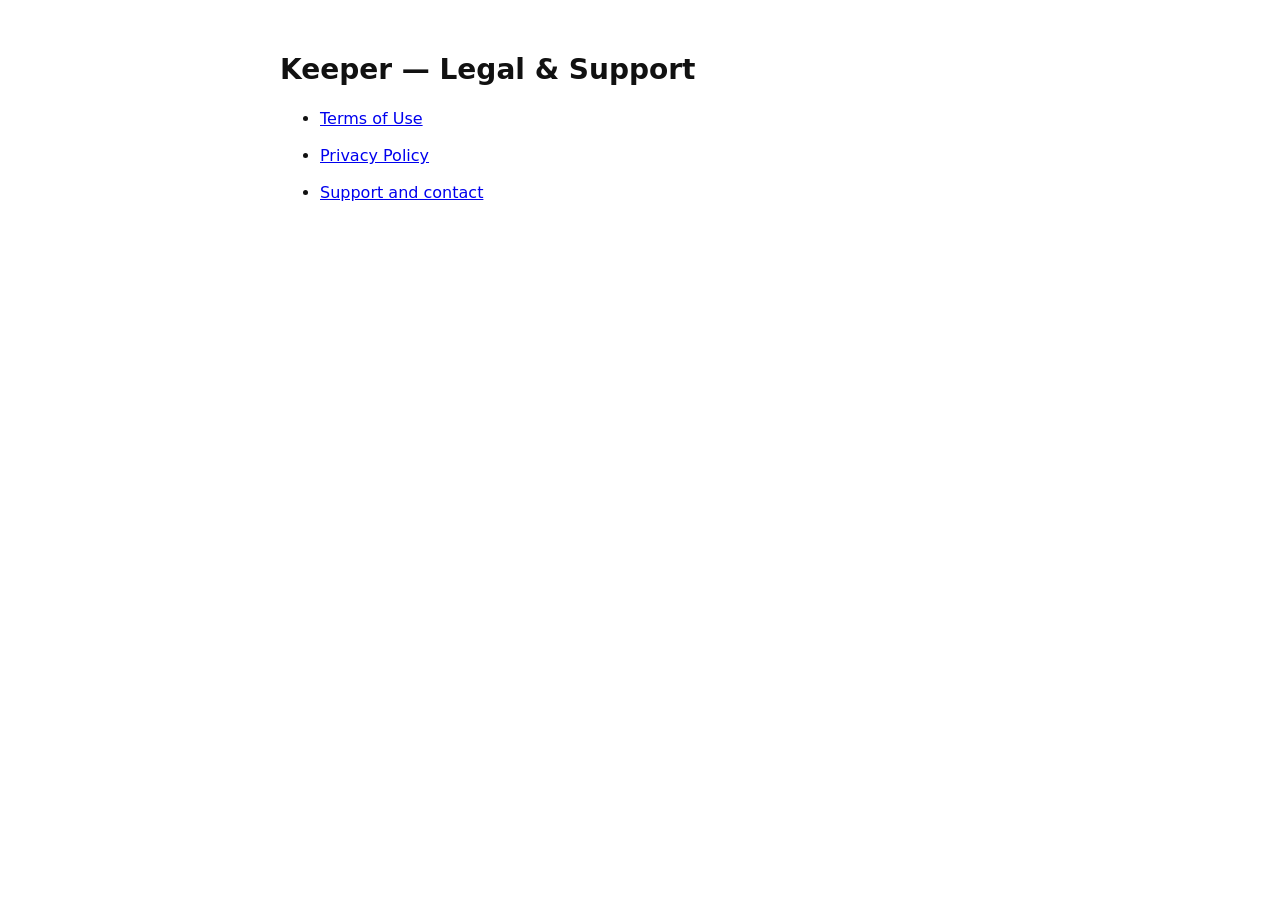
<file: index.html>
<!doctype html>
<html lang="en">
<head>
  <meta charset="utf-8">
  <meta name="viewport" content="width=device-width,initial-scale=1">
  <title>Keeper — Legal & Support</title>
  <style>
    :root { color-scheme: light dark; }
    body { font: 16px/1.55 -apple-system, BlinkMacSystemFont, "Segoe UI", system-ui, sans-serif; max-width: 720px; margin: 3rem auto; padding: 0 1.25rem; color: #111; background: #fff; }
    @media (prefers-color-scheme: dark) { body { color: #eee; background: #111; } a { color: #9cf; } }
    h1 { font-size: 1.75rem; margin-bottom: 0.5rem; }
    li { margin: 0.75rem 0; }
  </style>
</head>
<body>
  <h1>Keeper — Legal &amp; Support</h1>
  <ul>
    <li><a href="terms.html">Terms of Use</a></li>
    <li><a href="privacy.html">Privacy Policy</a></li>
    <li><a href="support.html">Support and contact</a></li>
  </ul>
</body>
</html>
</file>
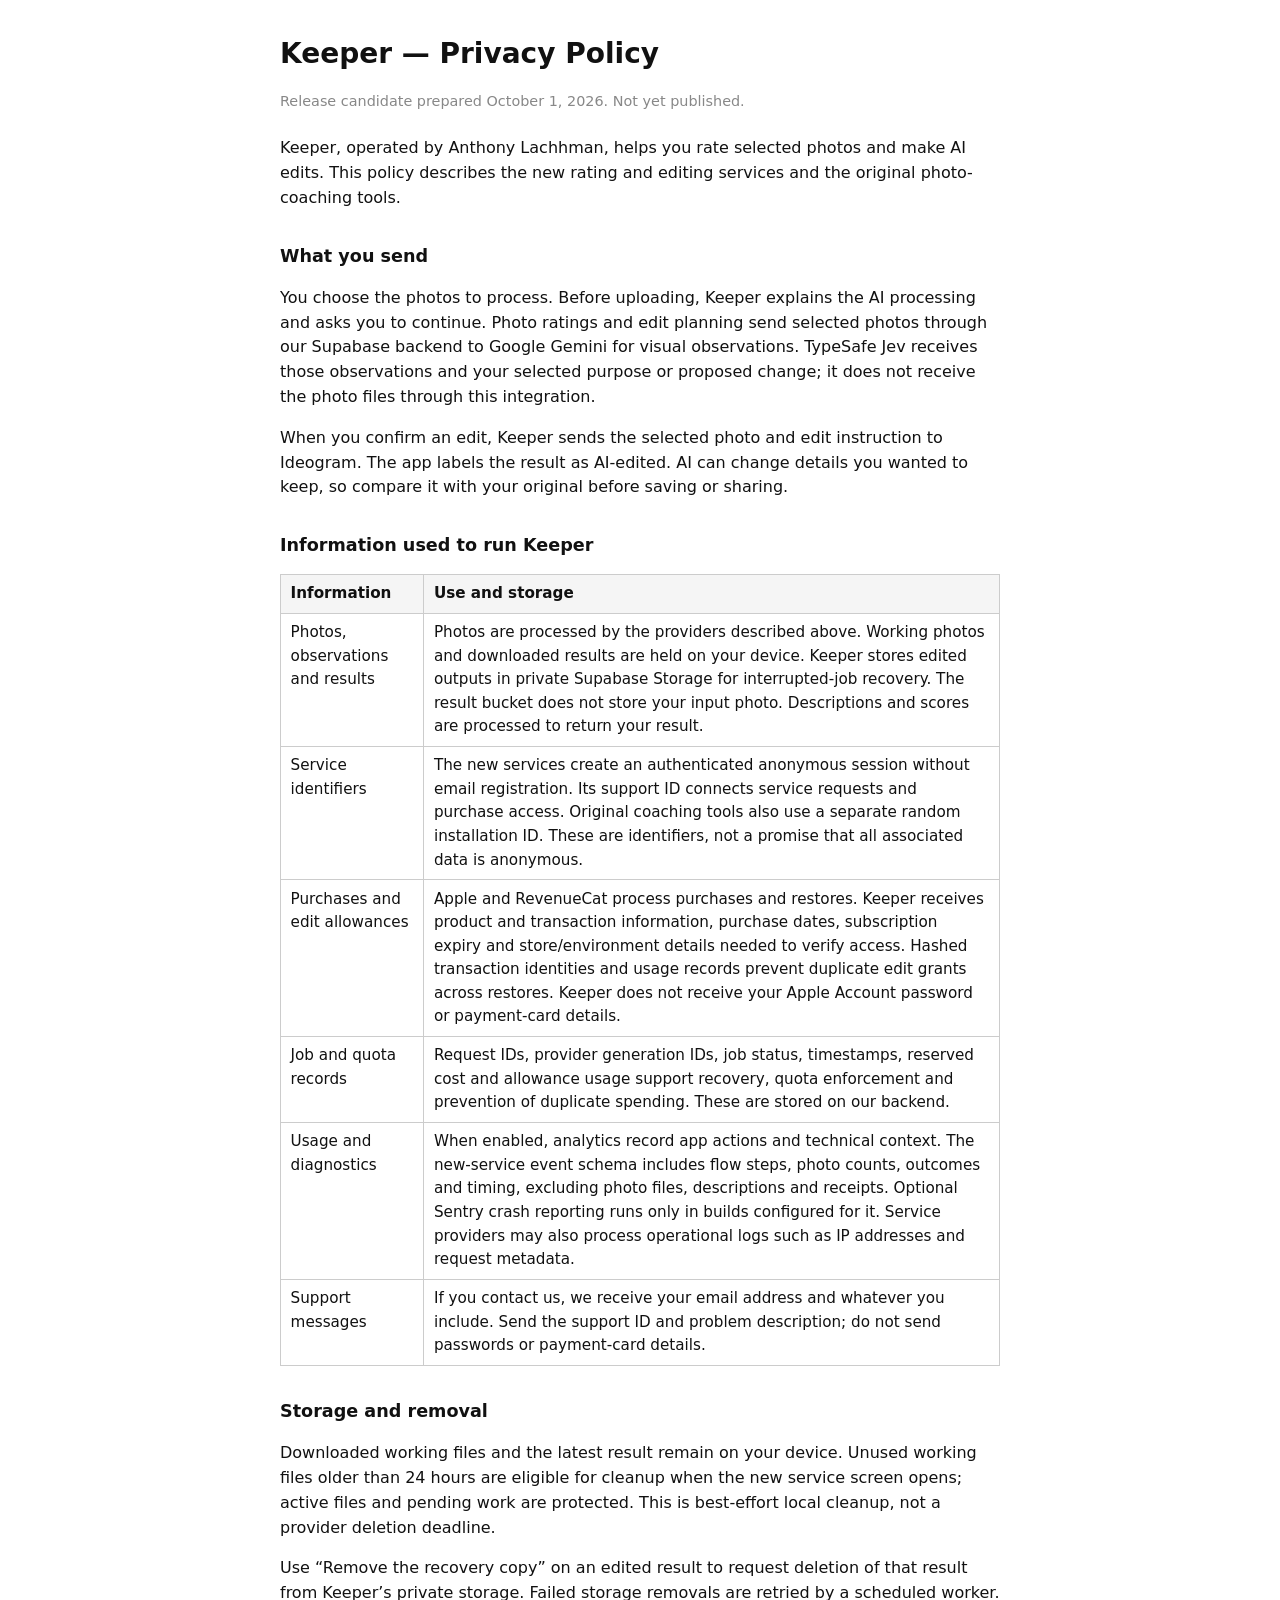
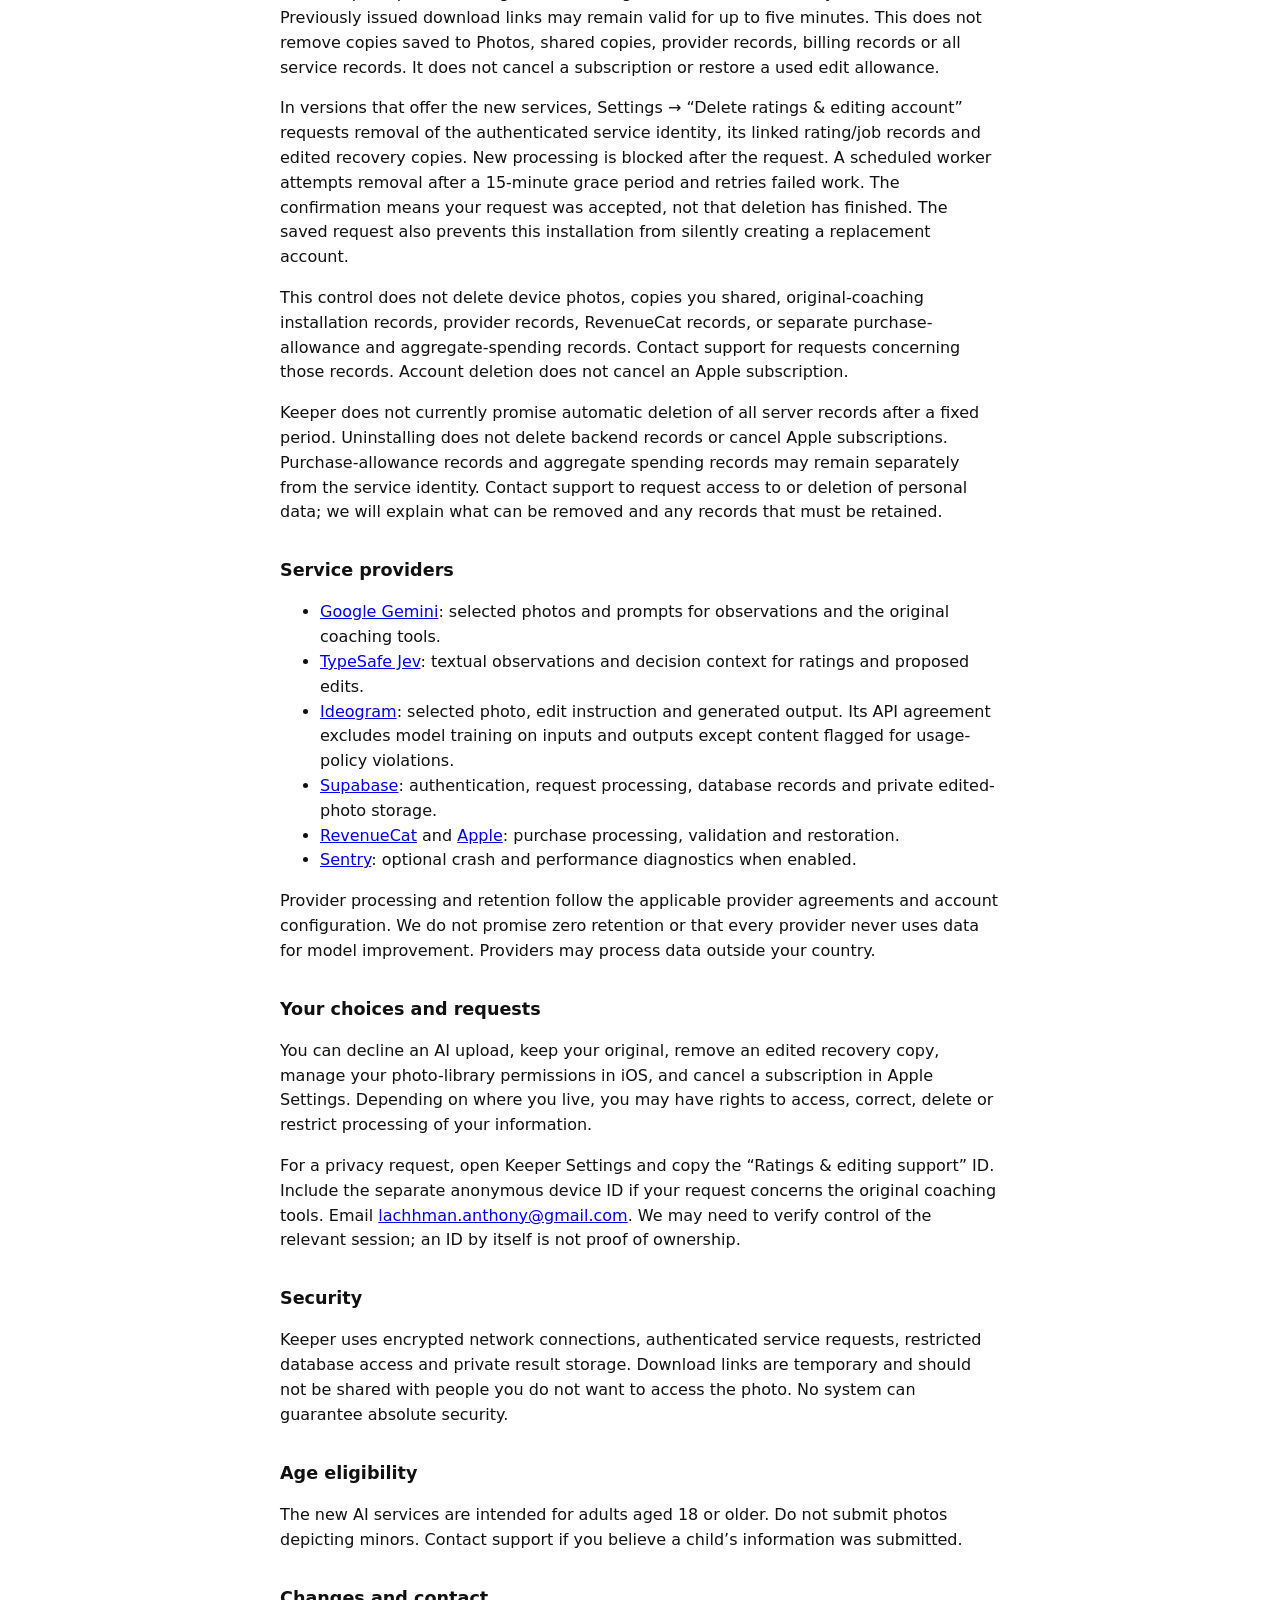
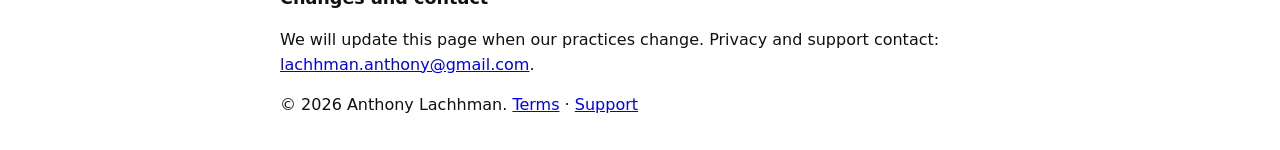
<file: privacy.html>
<!doctype html>
<html lang="en">
<head>
  <meta charset="utf-8">
  <meta name="viewport" content="width=device-width,initial-scale=1">
  <title>Keeper — Privacy Policy</title>
  <style>
    :root { color-scheme: light dark; }
    body { font: 16px/1.55 -apple-system, BlinkMacSystemFont, "Segoe UI", system-ui, sans-serif; max-width: 720px; margin: 2rem auto; padding: 0 1.25rem; color: #111; background: #fff; }
    @media (prefers-color-scheme: dark) { body { color: #eee; background: #111; } a { color: #9cf; } }
    h1 { font-size: 1.75rem; margin-bottom: 0.25rem; }
    h2 { font-size: 1.1rem; margin-top: 2rem; }
    .meta { color: #888; font-size: 0.9rem; margin-bottom: 1.5rem; }
    table { border-collapse: collapse; width: 100%; margin: 0.5rem 0 1rem; font-size: 0.95rem; }
    th, td { border: 1px solid #ccc; padding: 0.45rem 0.6rem; text-align: left; vertical-align: top; }
    @media (prefers-color-scheme: dark) { th, td { border-color: #444; } }
    th { background: #f5f5f5; }
    @media (prefers-color-scheme: dark) { th { background: #222; } }
    code { background: #f0f0f0; padding: 0.05em 0.35em; border-radius: 3px; }
    @media (prefers-color-scheme: dark) { code { background: #222; } }
  </style>
</head>
<body>
<h1>Keeper — Privacy Policy</h1>
<p class="meta">Release candidate prepared October 1, 2026. Not yet published.</p>
<p>Keeper, operated by Anthony Lachhman, helps you rate selected photos and make AI edits. This policy describes the new rating and editing services and the original photo-coaching tools.</p>
<h2>What you send</h2>
<p>You choose the photos to process. Before uploading, Keeper explains the AI processing and asks you to continue. Photo ratings and edit planning send selected photos through our Supabase backend to Google Gemini for visual observations. TypeSafe Jev receives those observations and your selected purpose or proposed change; it does not receive the photo files through this integration.</p>
<p>When you confirm an edit, Keeper sends the selected photo and edit instruction to Ideogram. The app labels the result as AI-edited. AI can change details you wanted to keep, so compare it with your original before saving or sharing.</p>
<h2>Information used to run Keeper</h2>
<table><thead><tr><th>Information</th><th>Use and storage</th></tr></thead><tbody>
<tr><td>Photos, observations and results</td><td>Photos are processed by the providers described above. Working photos and downloaded results are held on your device. Keeper stores edited outputs in private Supabase Storage for interrupted-job recovery. The result bucket does not store your input photo. Descriptions and scores are processed to return your result.</td></tr>
<tr><td>Service identifiers</td><td>The new services create an authenticated anonymous session without email registration. Its support ID connects service requests and purchase access. Original coaching tools also use a separate random installation ID. These are identifiers, not a promise that all associated data is anonymous.</td></tr>
<tr><td>Purchases and edit allowances</td><td>Apple and RevenueCat process purchases and restores. Keeper receives product and transaction information, purchase dates, subscription expiry and store/environment details needed to verify access. Hashed transaction identities and usage records prevent duplicate edit grants across restores. Keeper does not receive your Apple Account password or payment-card details.</td></tr>
<tr><td>Job and quota records</td><td>Request IDs, provider generation IDs, job status, timestamps, reserved cost and allowance usage support recovery, quota enforcement and prevention of duplicate spending. These are stored on our backend.</td></tr>
<tr><td>Usage and diagnostics</td><td>When enabled, analytics record app actions and technical context. The new-service event schema includes flow steps, photo counts, outcomes and timing, excluding photo files, descriptions and receipts. Optional Sentry crash reporting runs only in builds configured for it. Service providers may also process operational logs such as IP addresses and request metadata.</td></tr>
<tr><td>Support messages</td><td>If you contact us, we receive your email address and whatever you include. Send the support ID and problem description; do not send passwords or payment-card details.</td></tr>
</tbody></table>
<h2>Storage and removal</h2>
<p>Downloaded working files and the latest result remain on your device. Unused working files older than 24 hours are eligible for cleanup when the new service screen opens; active files and pending work are protected. This is best-effort local cleanup, not a provider deletion deadline.</p>
<p>Use “Remove the recovery copy” on an edited result to request deletion of that result from Keeper’s private storage. Failed storage removals are retried by a scheduled worker. Previously issued download links may remain valid for up to five minutes. This does not remove copies saved to Photos, shared copies, provider records, billing records or all service records. It does not cancel a subscription or restore a used edit allowance.</p>
<p>In versions that offer the new services, Settings → “Delete ratings &amp; editing account” requests removal of the authenticated service identity, its linked rating/job records and edited recovery copies. New processing is blocked after the request. A scheduled worker attempts removal after a 15-minute grace period and retries failed work. The confirmation means your request was accepted, not that deletion has finished. The saved request also prevents this installation from silently creating a replacement account.</p>
<p>This control does not delete device photos, copies you shared, original-coaching installation records, provider records, RevenueCat records, or separate purchase-allowance and aggregate-spending records. Contact support for requests concerning those records. Account deletion does not cancel an Apple subscription.</p>
<p>Keeper does not currently promise automatic deletion of all server records after a fixed period. Uninstalling does not delete backend records or cancel Apple subscriptions. Purchase-allowance records and aggregate spending records may remain separately from the service identity. Contact support to request access to or deletion of personal data; we will explain what can be removed and any records that must be retained.</p>
<h2>Service providers</h2>
<ul>
<li><a href="https://ai.google.dev/gemini-api/terms">Google Gemini</a>: selected photos and prompts for observations and the original coaching tools.</li>
<li><a href="https://typesafe.ai/legal/privacy-policy">TypeSafe Jev</a>: textual observations and decision context for ratings and proposed edits.</li>
<li><a href="https://ideogram.ai/legal/api-tos/">Ideogram</a>: selected photo, edit instruction and generated output. Its API agreement excludes model training on inputs and outputs except content flagged for usage-policy violations.</li>
<li><a href="https://supabase.com/privacy">Supabase</a>: authentication, request processing, database records and private edited-photo storage.</li>
<li><a href="https://www.revenuecat.com/privacy">RevenueCat</a> and <a href="https://www.apple.com/legal/privacy/">Apple</a>: purchase processing, validation and restoration.</li>
<li><a href="https://sentry.io/privacy/">Sentry</a>: optional crash and performance diagnostics when enabled.</li>
</ul>
<p>Provider processing and retention follow the applicable provider agreements and account configuration. We do not promise zero retention or that every provider never uses data for model improvement. Providers may process data outside your country.</p>
<h2>Your choices and requests</h2>
<p>You can decline an AI upload, keep your original, remove an edited recovery copy, manage your photo-library permissions in iOS, and cancel a subscription in Apple Settings. Depending on where you live, you may have rights to access, correct, delete or restrict processing of your information.</p>
<p>For a privacy request, open Keeper Settings and copy the “Ratings &amp; editing support” ID. Include the separate anonymous device ID if your request concerns the original coaching tools. Email <a href="mailto:lachhman.anthony@gmail.com">lachhman.anthony@gmail.com</a>. We may need to verify control of the relevant session; an ID by itself is not proof of ownership.</p>
<h2>Security</h2>
<p>Keeper uses encrypted network connections, authenticated service requests, restricted database access and private result storage. Download links are temporary and should not be shared with people you do not want to access the photo. No system can guarantee absolute security.</p>
<h2>Age eligibility</h2><p>The new AI services are intended for adults aged 18 or older. Do not submit photos depicting minors. Contact support if you believe a child’s information was submitted.</p>
<h2>Changes and contact</h2>
<p>We will update this page when our practices change. Privacy and support contact: <a href="mailto:lachhman.anthony@gmail.com">lachhman.anthony@gmail.com</a>.</p>
<p>© 2026 Anthony Lachhman. <a href="terms.html">Terms</a> · <a href="support.html">Support</a></p>
</body></html>
</file>
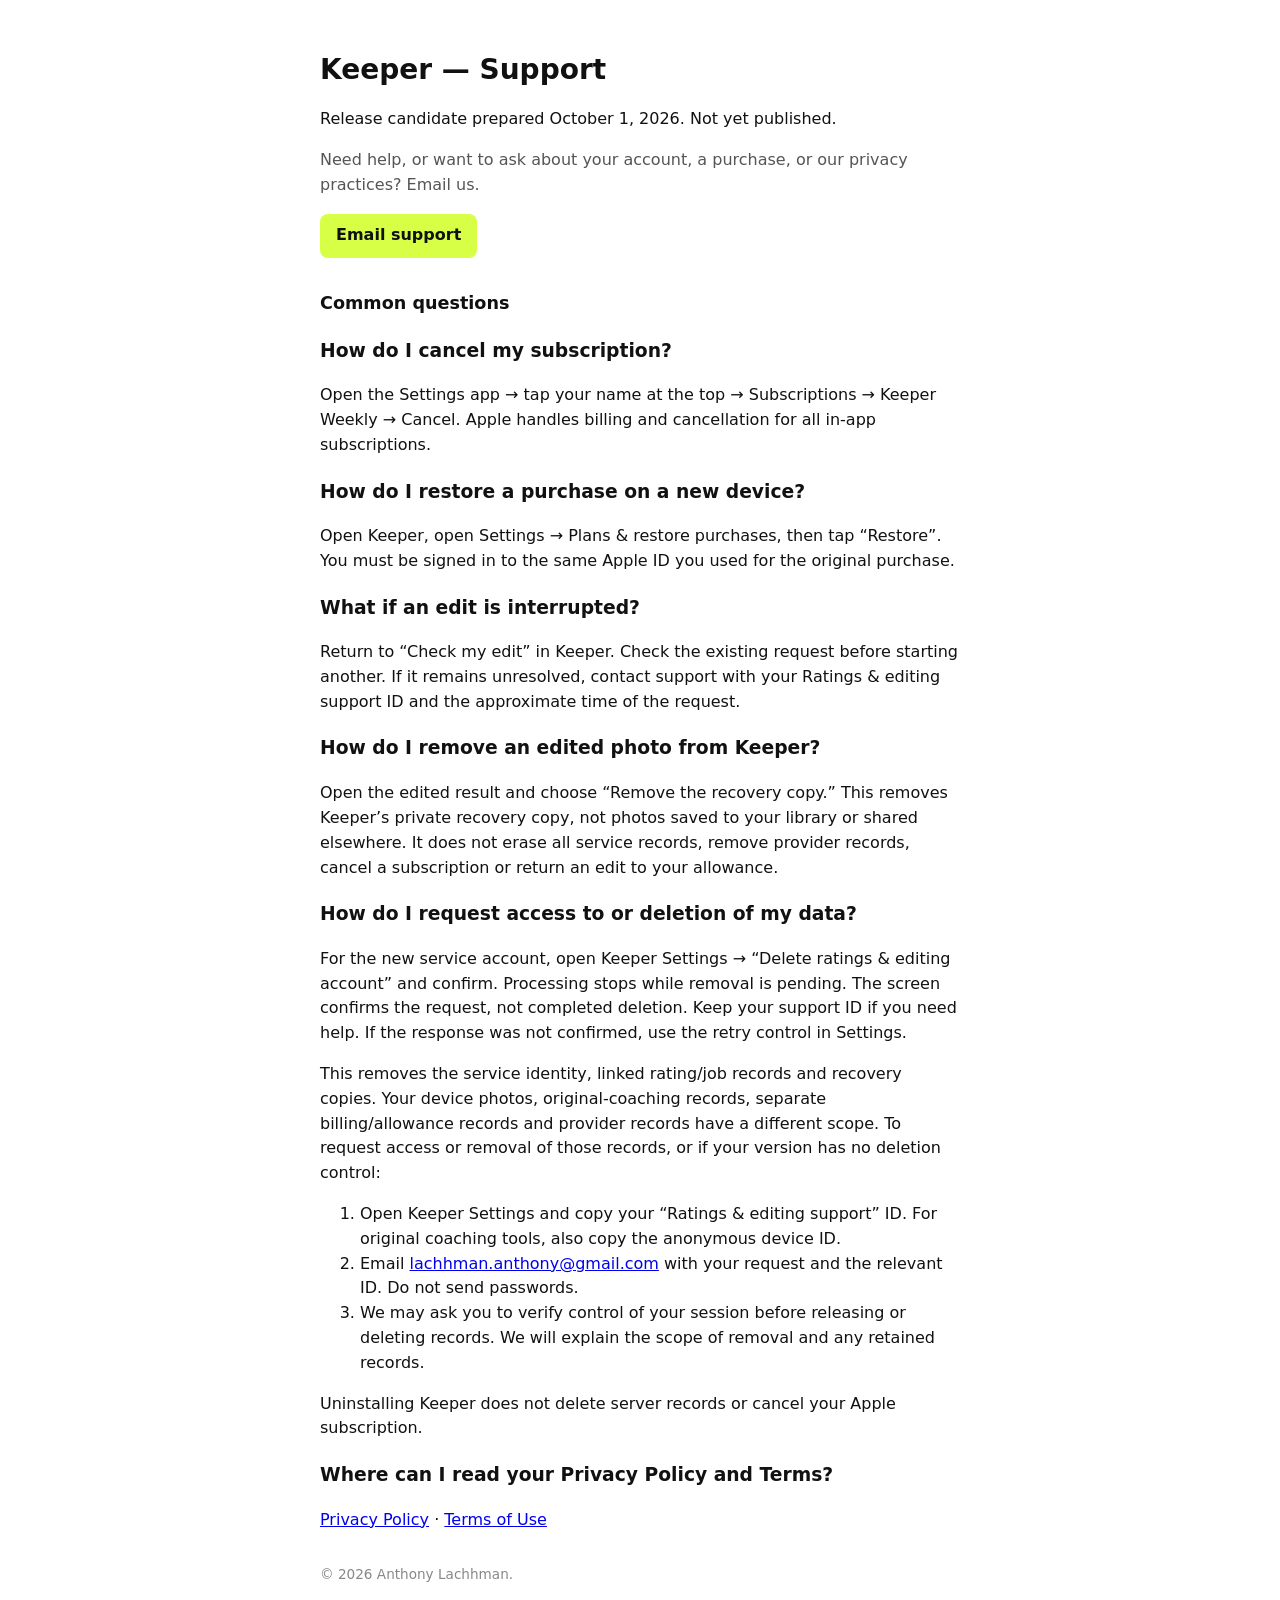
<file: support.html>
<!doctype html>
<html lang="en">
<head>
  <meta charset="utf-8">
  <meta name="viewport" content="width=device-width,initial-scale=1">
  <title>Keeper — Support</title>
  <style>
    :root { color-scheme: light dark; }
    body { font: 16px/1.55 -apple-system, BlinkMacSystemFont, "Segoe UI", system-ui, sans-serif; max-width: 640px; margin: 3rem auto; padding: 0 1.25rem; color: #111; background: #fff; }
    @media (prefers-color-scheme: dark) { body { color: #eee; background: #111; } a { color: #9cf; } }
    h1 { font-size: 1.75rem; margin-bottom: 0.5rem; }
    h2 { font-size: 1.1rem; margin-top: 2rem; }
    .lead { color: #555; }
    @media (prefers-color-scheme: dark) { .lead { color: #aaa; } }
    a.button { display: inline-block; background: #d6ff45; color: #111; padding: 0.6rem 1rem; border-radius: 8px; text-decoration: none; font-weight: 700; }
  </style>
</head>
<body>

<h1>Keeper — Support</h1><p class="meta">Release candidate prepared October 1, 2026. Not yet published.</p>
<p class="lead">Need help, or want to ask about your account, a purchase, or our privacy practices? Email us.</p>

<p><a class="button" href="mailto:lachhman.anthony@gmail.com?subject=Keeper%20support">Email support</a></p>

<h2>Common questions</h2>

<h3>How do I cancel my subscription?</h3>
<p>Open the Settings app → tap your name at the top → Subscriptions → Keeper Weekly → Cancel. Apple handles billing and cancellation for all in-app subscriptions.</p>

<h3>How do I restore a purchase on a new device?</h3>
<p>Open Keeper, open Settings → Plans &amp; restore purchases, then tap “Restore”. You must be signed in to the same Apple ID you used for the original purchase.</p>

<h3>What if an edit is interrupted?</h3>
<p>Return to “Check my edit” in Keeper. Check the existing request before starting another. If it remains unresolved, contact support with your Ratings &amp; editing support ID and the approximate time of the request.</p>
<h3>How do I remove an edited photo from Keeper?</h3>
<p>Open the edited result and choose “Remove the recovery copy.” This removes Keeper’s private recovery copy, not photos saved to your library or shared elsewhere. It does not erase all service records, remove provider records, cancel a subscription or return an edit to your allowance.</p>
<h3>How do I request access to or deletion of my data?</h3>
<p>For the new service account, open Keeper Settings → “Delete ratings &amp; editing account” and confirm. Processing stops while removal is pending. The screen confirms the request, not completed deletion. Keep your support ID if you need help. If the response was not confirmed, use the retry control in Settings.</p>
<p>This removes the service identity, linked rating/job records and recovery copies. Your device photos, original-coaching records, separate billing/allowance records and provider records have a different scope. To request access or removal of those records, or if your version has no deletion control:</p>
<ol><li>Open Keeper Settings and copy your “Ratings &amp; editing support” ID. For original coaching tools, also copy the anonymous device ID.</li><li>Email <a href="mailto:lachhman.anthony@gmail.com">lachhman.anthony@gmail.com</a> with your request and the relevant ID. Do not send passwords.</li><li>We may ask you to verify control of your session before releasing or deleting records. We will explain the scope of removal and any retained records.</li></ol>
<p>Uninstalling Keeper does not delete server records or cancel your Apple subscription.</p>
<h3>Where can I read your Privacy Policy and Terms?</h3>
<p>
<a href="privacy.html">Privacy Policy</a> &middot;
<a href="terms.html">Terms of Use</a>
</p>

<p style="margin-top:2rem;font-size:0.85rem;color:#888;">© 2026 Anthony Lachhman.</p>

</body>
</html>
</file>
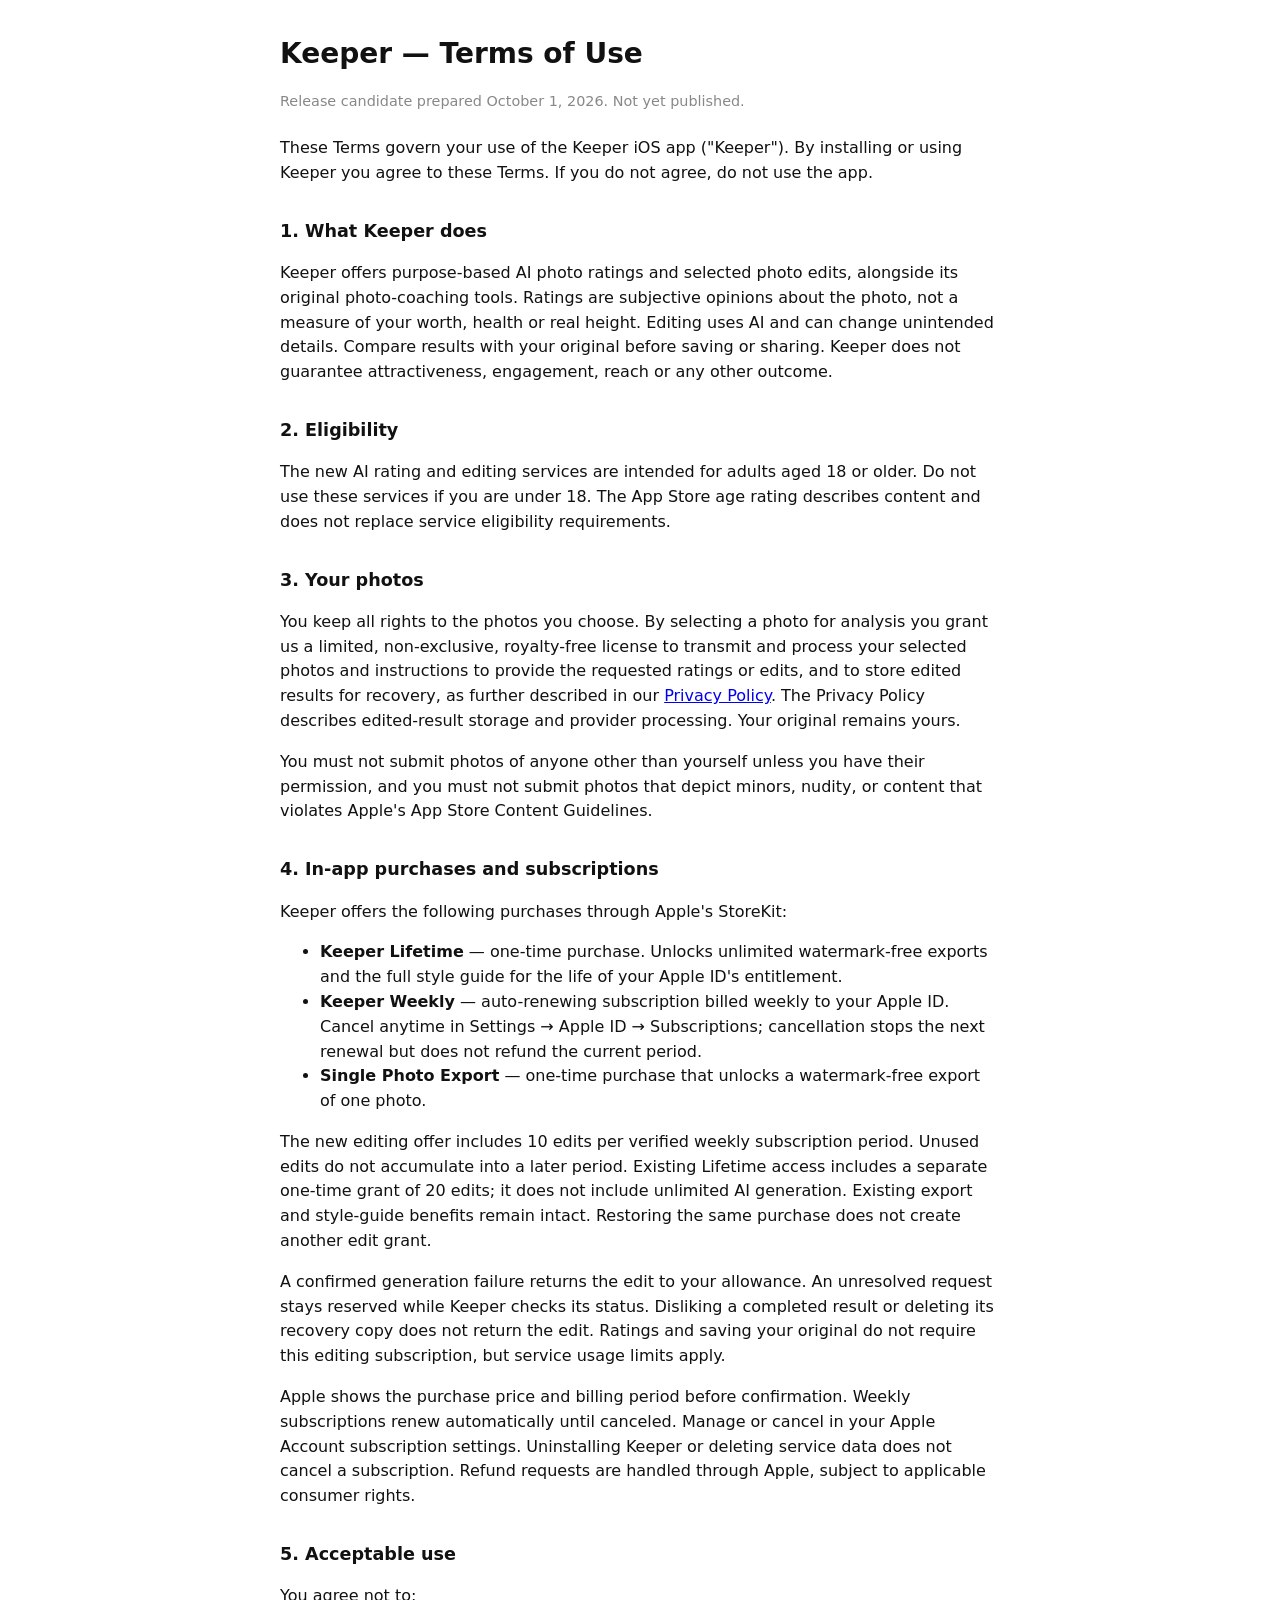
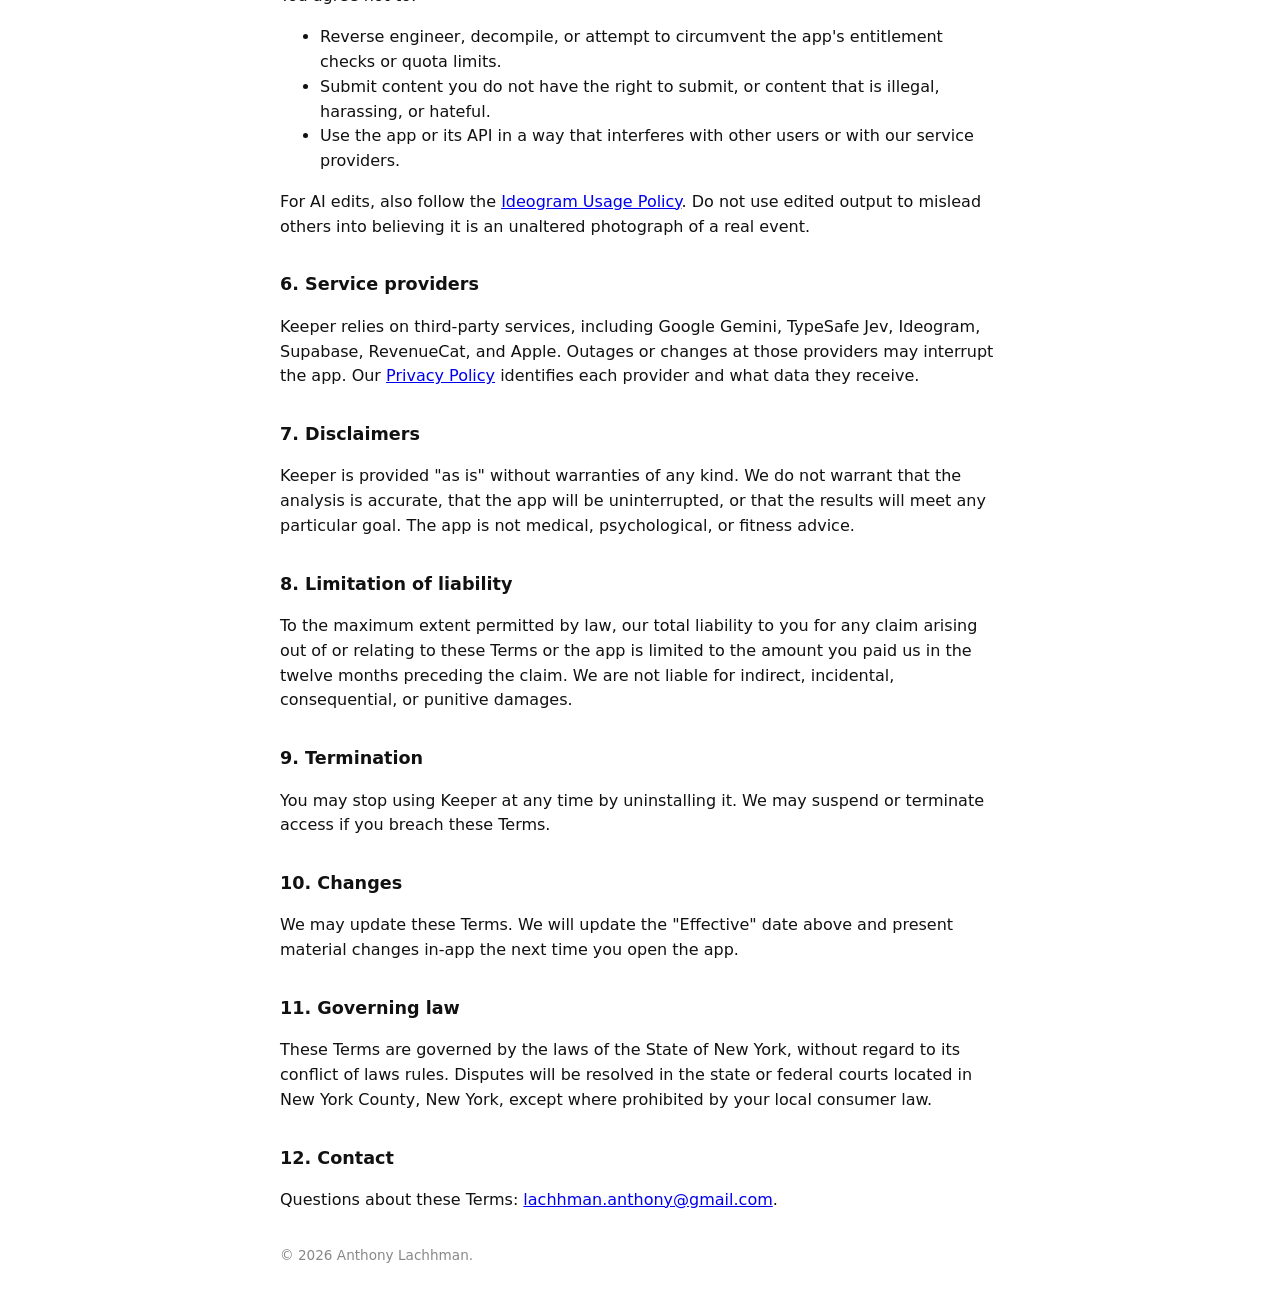
<file: terms.html>
<!doctype html>
<html lang="en">
<head>
  <meta charset="utf-8">
  <meta name="viewport" content="width=device-width,initial-scale=1">
  <title>Keeper — Terms of Use</title>
  <style>
    :root { color-scheme: light dark; }
    body { font: 16px/1.55 -apple-system, BlinkMacSystemFont, "Segoe UI", system-ui, sans-serif; max-width: 720px; margin: 2rem auto; padding: 0 1.25rem; color: #111; background: #fff; }
    @media (prefers-color-scheme: dark) { body { color: #eee; background: #111; } a { color: #9cf; } }
    h1 { font-size: 1.75rem; margin-bottom: 0.25rem; }
    h2 { font-size: 1.1rem; margin-top: 2rem; }
    .meta { color: #888; font-size: 0.9rem; margin-bottom: 1.5rem; }
    code { background: #f0f0f0; padding: 0.05em 0.35em; border-radius: 3px; }
    @media (prefers-color-scheme: dark) { code { background: #222; } }
  </style>
</head>
<body>

<h1>Keeper — Terms of Use</h1>
<p class="meta">Release candidate prepared October 1, 2026. Not yet published.</p>

<p>
These Terms govern your use of the Keeper iOS app ("Keeper"). By installing or using Keeper you agree
to these Terms. If you do not agree, do not use the app.
</p>

<h2>1. What Keeper does</h2>
<p>Keeper offers purpose-based AI photo ratings and selected photo edits, alongside its original photo-coaching tools. Ratings are subjective opinions about the photo, not a measure of your worth, health or real height. Editing uses AI and can change unintended details. Compare results with your original before saving or sharing. Keeper does not guarantee attractiveness, engagement, reach or any other outcome.</p>
<h2>2. Eligibility</h2>
<p>
The new AI rating and editing services are intended for adults aged 18 or older. Do not use these services if you are under 18. The App Store age rating describes content and does not replace service eligibility requirements.
</p>

<h2>3. Your photos</h2>
<p>
You keep all rights to the photos you choose. By selecting a photo for analysis you grant us a limited,
non-exclusive, royalty-free license to transmit and process your selected photos and instructions to provide the requested ratings or edits, and to store edited results for recovery, as further described in our
<a href="privacy.html">Privacy Policy</a>. The Privacy Policy describes edited-result storage and provider processing. Your original remains yours.
</p>
<p>
You must not submit photos of anyone other than yourself unless you have their permission, and you must not
submit photos that depict minors, nudity, or content that violates Apple's App Store Content Guidelines.
</p>

<h2>4. In-app purchases and subscriptions</h2>
<p>
Keeper offers the following purchases through Apple's StoreKit:
</p>
<ul>
  <li><strong>Keeper Lifetime</strong> — one-time purchase. Unlocks unlimited watermark-free exports and the full style guide for the life of your Apple ID's entitlement.</li>
  <li><strong>Keeper Weekly</strong> — auto-renewing subscription billed weekly to your Apple ID. Cancel anytime in Settings → Apple ID → Subscriptions; cancellation stops the next renewal but does not refund the current period.</li>
  <li><strong>Single Photo Export</strong> — one-time purchase that unlocks a watermark-free export of one photo.</li>
</ul>
<p>The new editing offer includes 10 edits per verified weekly subscription period. Unused edits do not accumulate into a later period. Existing Lifetime access includes a separate one-time grant of 20 edits; it does not include unlimited AI generation. Existing export and style-guide benefits remain intact. Restoring the same purchase does not create another edit grant.</p>
<p>A confirmed generation failure returns the edit to your allowance. An unresolved request stays reserved while Keeper checks its status. Disliking a completed result or deleting its recovery copy does not return the edit. Ratings and saving your original do not require this editing subscription, but service usage limits apply.</p>
<p>Apple shows the purchase price and billing period before confirmation. Weekly subscriptions renew automatically until canceled. Manage or cancel in your Apple Account subscription settings. Uninstalling Keeper or deleting service data does not cancel a subscription. Refund requests are handled through Apple, subject to applicable consumer rights.</p>
<h2>5. Acceptable use</h2>
<p>You agree not to:</p>
<ul>
  <li>Reverse engineer, decompile, or attempt to circumvent the app's entitlement checks or quota limits.</li>
  <li>Submit content you do not have the right to submit, or content that is illegal, harassing, or hateful.</li>
  <li>Use the app or its API in a way that interferes with other users or with our service providers.</li>
</ul>

<p>For AI edits, also follow the <a href="https://ideogram.ai/legal/usage-policy/">Ideogram Usage Policy</a>. Do not use edited output to mislead others into believing it is an unaltered photograph of a real event.</p>
<h2>6. Service providers</h2>
<p>
Keeper relies on third-party services, including Google Gemini, TypeSafe Jev, Ideogram, Supabase, RevenueCat, and Apple. Outages
or changes at those providers may interrupt the app. Our
<a href="privacy.html">Privacy Policy</a> identifies each provider and what data they receive.
</p>

<h2>7. Disclaimers</h2>
<p>
Keeper is provided "as is" without warranties of any kind. We do not warrant that the analysis is accurate,
that the app will be uninterrupted, or that the results will meet any particular goal. The app is not medical,
psychological, or fitness advice.
</p>

<h2>8. Limitation of liability</h2>
<p>
To the maximum extent permitted by law, our total liability to you for any claim arising out of or relating to
these Terms or the app is limited to the amount you paid us in the twelve months preceding the claim. We are not
liable for indirect, incidental, consequential, or punitive damages.
</p>

<h2>9. Termination</h2>
<p>
You may stop using Keeper at any time by uninstalling it. We may suspend or terminate access if you breach
these Terms.
</p>

<h2>10. Changes</h2>
<p>
We may update these Terms. We will update the "Effective" date above and present material changes in-app the
next time you open the app.
</p>

<h2>11. Governing law</h2>
<p>
These Terms are governed by the laws of the State of New York, without regard to its conflict of laws rules.
Disputes will be resolved in the state or federal courts located in New York County, New York, except where
prohibited by your local consumer law.
</p>

<h2>12. Contact</h2>
<p>
Questions about these Terms: <a href="mailto:lachhman.anthony@gmail.com">lachhman.anthony@gmail.com</a>.
</p>

<p style="margin-top:2rem;font-size:0.85rem;color:#888;">© 2026 Anthony Lachhman.</p>

</body>
</html>
</file>
